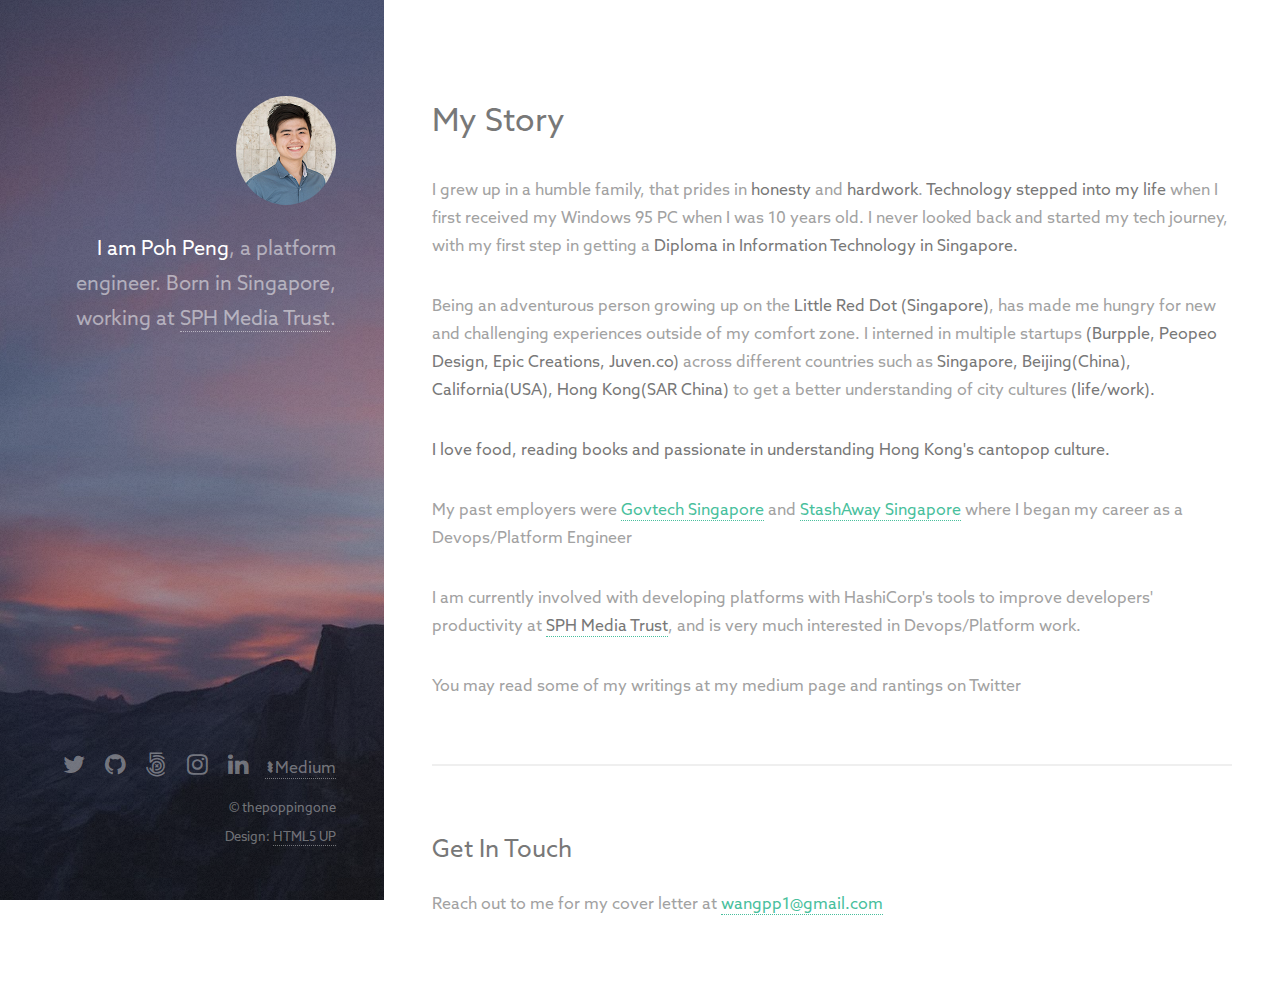
<file: index.html>
<!DOCTYPE HTML>
<!--
	Strata by HTML5 UP
	html5up.net | @ajlkn
	Free for personal and commercial use under the CCA 3.0 license (html5up.net/license)
-->
<html>
	<head>
		<title>Poh Peng</title>
		<meta charset="utf-8" />
		<meta name="viewport" content="width=device-width, initial-scale=1" />
		<!--[if lte IE 8]><script src="assets/js/ie/html5shiv.js"></script><![endif]-->
		<link rel="stylesheet" href="assets/css/main.css" />
		<link rel="shortcut icon" type="image/png" href="images/favicon.png"/>
		<!--[if lte IE 8]><link rel="stylesheet" href="assets/css/ie8.css" /><![endif]-->
		<!-- Global site tag (gtag.js) - Google Analytics -->
		<script async src="https://www.googletagmanager.com/gtag/js?id=UA-28457315-2"></script>
		<script>
		  window.dataLayer = window.dataLayer || [];
		  function gtag(){dataLayer.push(arguments);}
		  gtag('js', new Date());

		  gtag('config', 'UA-28457315-2');
		</script>
	</head>
	<body id="top">

		<!-- Header -->
			<header id="header">
				<div class="inner">
					<a href="#" class="image avatar"><img src="images/avatar.png" alt="" /></a>
					<h1><strong>I am Poh Peng</strong>, a platform engineer.<br />
					Born in Singapore, working<br />
				  at <a href="https://www.sph.com.sg/">SPH Media Trust</a>.</h1>
				</div>
			</header>

		<!-- Main -->
			<div id="main">

				<!-- One -->
					<section id="one">
						<header class="major">
							<h2>My Story</h2>
						</header>
						<p>I grew up in a humble family, that prides in <strong>honesty</strong> and <strong>hardwork</strong>.
              <strong>Technology stepped into my life </strong> when I first received my Windows 95 PC when I was 10 years old.
              I never looked back and started my tech journey, with my first step in getting a <strong>Diploma in Information Technology in Singapore.</strong>
            </p>

            <p>Being an adventurous person growing up on the <strong>Little Red Dot (Singapore)</strong>, has made me hungry for new and challenging experiences outside of my comfort zone.
              I interned in multiple startups <strong>(Burpple, Peopeo Design, Epic Creations, Juven.co)</strong> across different countries such as <strong>Singapore, Beijing(China), California(USA), Hong Kong(SAR China)</strong> to get a better understanding of city cultures <strong>(life/work).</strong></p>

              <p><strong>I love food, reading books and passionate in understanding Hong Kong's cantopop culture.</strong> </p>

			<p> My past employers were <a target="_blank" href="https://www.tech.gov.sg/">Govtech Singapore</a> and <a target="_blank" href="https://www.stashaway.sg/">StashAway Singapore</a> where I began my career as a Devops/Platform Engineer</p>

	      <p>I am currently involved with developing platforms with HashiCorp's tools to improve developers' productivity at <a target="_blank" href="https://www.sph.com.sg/"><strong>SPH Media Trust</strong></a>, and is very much interested in Devops/Platform work.</p>

		  <p> You may read some of my writings at my medium page and rantings on Twitter</p>
						<!-- <ul class="actions">
							<li><a href="#" class="button">Learn More</a></li>
						</ul> -->
					</section>

				<!-- Two -->
<!-- 					<section id="two">
						<h2>Recent Work</h2>
						<div class="row">
							<article class="12u$ 12u$(xsmall) work-item">
								<a href="images/fulls/08.jpg" class="image fit thumb"><img src="images/thumbs/08.jpg" alt="" /></a>
								<h3><a href="#">Sharrit</a></h3>
								<p></p>
							</article>
							<article class="6u 12u$(xsmall) work-item">
								<a href="images/fulls/07.png" class="image fit thumb"><img src="images/thumbs/07.png" alt="" /></a>
								<h3><a href="https://aspiretool.herokuapp.com">Aspire Project Tool</a></h3>
								<p>A Trello/Asana mashup for real-time project management</p>
							</article>
							<article class="6u 12u$(xsmall) work-item">
								<a href="images/fulls/01.jpg" class="image fit thumb"><img src="images/thumbs/01.jpg" alt="" /></a>
								<h3><a href="https://traversal.herokuapp.com">Traversal</a></h3>
								<p>A packing list generator based on destination and dates of travel.</p>
							</article>
							<article class="6u$ 12u$(xsmall) work-item">
								<a href="images/fulls/02.jpg" class="image fit thumb"><img src="images/thumbs/02.jpg" alt="" /></a>
								<h3><a href="https://www.burpple.com/hawkerpedia">Hawkerpedia</a></h3>
								<p>Marketing Microsite for Singapore's 50th Birthday celebration for Burpple.</p>
							</article>
						</div>
							<ul class="actions">
							<li><a href="#" class="button">Full Portfolio</a></li>
						</ul>
					</section> -->
						<!-- Four -->
							<section id="four">
								<h2>Get In Touch</h2>
								<p>Reach out to me for my cover letter at <a href="mailto:wangpp1@gmail.com?Subject=Regarding" target="_top">wangpp1@gmail.com</a></p>
							</section>

		<!-- Footer -->
			<footer id="footer">
				<div class="inner">
					<ul class="icons">
						<li><a target="_blank" href="https://twitter.com/pohpengone" class="icon fa-twitter"><span class="label">Twitter</span></a></li>
						<li><a target="_blank" href="https://github.com/thepoppingoe" class="icon fa-github"><span class="label">Github</span></a></li>
						<li><a target="_blank" href="https://500px.com/wangpp1" class="icon fa-500px"><span class="label">Dribbble</span></a></li>
						<li><a target="_blank" href="https://instagram.com/thePoppingOne" class="icon fa-instagram"><span class="label">Email</span></a></li>
						<li><a target="_blank" href="https://sg.linkedin.com/in/pohpeng" class="icon fa-linkedin"><span class="label">LinkedIn</span></a>
						<li><a target="_blank" href="https://wangpp.medium.com/" class="fa-brands fa-medium"><span class="label">Medium</span></a>
					 </li>
					</ul>
					<ul class="copyright">
						<li>&copy; thepoppingone</li><li>Design: <a href="http://html5up.net">HTML5 UP</a></li>
					</ul>
				</div>
			</footer>

		<!-- Scripts -->
			<script src="assets/js/jquery.min.js"></script>
			<script src="assets/js/jquery.poptrox.min.js"></script>
			<script src="assets/js/skel.min.js"></script>
			<script src="assets/js/util.js"></script>
			<!--[if lte IE 8]><script src="assets/js/ie/respond.min.js"></script><![endif]-->
			<script src="assets/js/main.js"></script>

	</body>
</html>
</file>
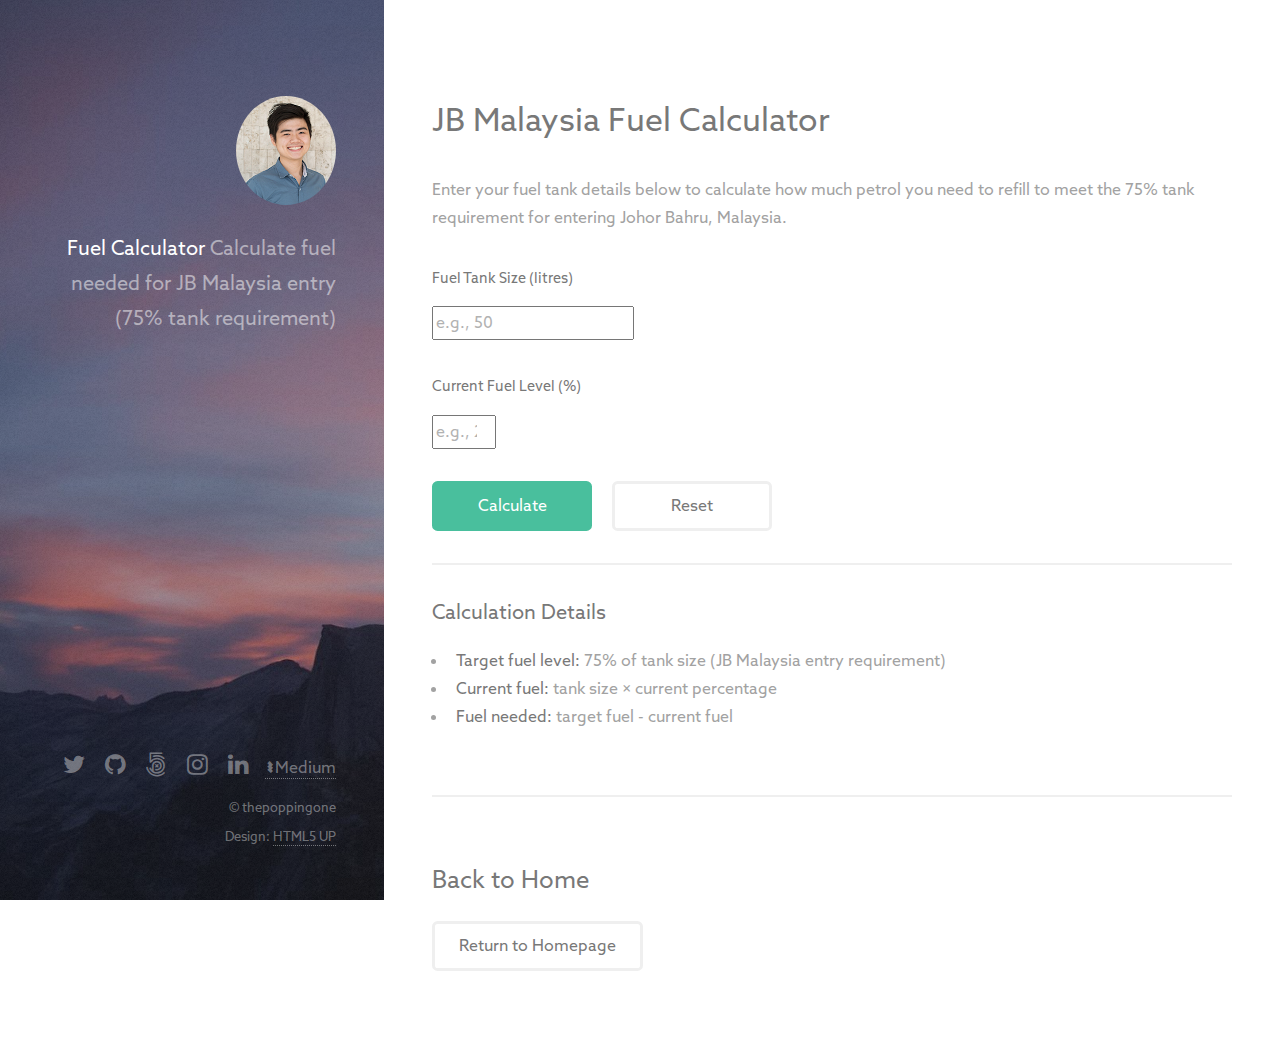
<file: fuel-calculator.html>
<!DOCTYPE HTML>
<!--
	Strata by HTML5 UP
	html5up.net | @ajlkn
	Free for personal and commercial use under the CCA 3.0 license (html5up.net/license)
-->
<html>
	<head>
		<title>Fuel Calculator - JB Malaysia Entry</title>
		<meta charset="utf-8" />
		<meta name="viewport" content="width=device-width, initial-scale=1" />
		<!--[if lte IE 8]><script src="assets/js/ie/html5shiv.js"></script><![endif]-->
		<link rel="stylesheet" href="assets/css/main.css" />
		<link rel="shortcut icon" type="image/png" href="images/favicon.png"/>
		<!--[if lte IE 8]><link rel="stylesheet" href="assets/css/ie8.css" /><![endif]-->
	</head>
	<body id="top">

		<!-- Header -->
			<header id="header">
				<div class="inner">
					<a href="index.html" class="image avatar"><img src="images/avatar.png" alt="" /></a>
					<h1><strong>Fuel Calculator</strong><br />
					Calculate fuel needed<br />
					for JB Malaysia entry<br />
					(75% tank requirement)</h1>
				</div>
			</header>

		<!-- Main -->
			<div id="main">
				<section id="one">
					<header class="major">
						<h2>JB Malaysia Fuel Calculator</h2>
					</header>
					<p>Enter your fuel tank details below to calculate how much petrol you need to refill to meet the 75% tank requirement for entering Johor Bahru, Malaysia.</p>

					<form id="fuelForm" onsubmit="calculateFuel(event)">
						<div class="row uniform">
							<div class="12u$">
								<label for="tankSize">Fuel Tank Size (litres)</label>
								<input type="number" id="tankSize" name="tankSize" step="0.1" min="1" required placeholder="e.g., 50" />
							</div>

							<div class="12u$">
								<label for="currentFuel">Current Fuel Level (%)</label>
								<input type="number" id="currentFuel" name="currentFuel" step="1" min="0" max="100" required placeholder="e.g., 25" />
							</div>

							<div class="12u$">
								<ul class="actions">
									<li><input type="submit" value="Calculate" class="special" /></li>
									<li><input type="reset" value="Reset" /></li>
								</ul>
							</div>
						</div>
					</form>

					<div id="result" style="display: none;" class="box">
						<h3>Result</h3>
						<p><strong>Fuel required to top up to 75%:</strong></p>
						<h2 id="resultValue" style="color: #4acaa8; font-size: 3em; margin: 0.5em 0;">0 litres</h2>
						<p id="resultDetails"></p>
					</div>

					<hr />

					<h3>Calculation Details</h3>
					<ul>
						<li><strong>Target fuel level:</strong> 75% of tank size (JB Malaysia entry requirement)</li>
						<li><strong>Current fuel:</strong> tank size × current percentage</li>
						<li><strong>Fuel needed:</strong> target fuel - current fuel</li>
					</ul>
				</section>

				<section id="two">
					<h2>Back to Home</h2>
					<ul class="actions">
						<li><a href="index.html" class="button">Return to Homepage</a></li>
					</ul>
				</section>
			</div>

		<!-- Footer -->
			<footer id="footer">
				<div class="inner">
					<ul class="icons">
						<li><a target="_blank" href="https://twitter.com/pohpengone" class="icon fa-twitter"><span class="label">Twitter</span></a></li>
						<li><a target="_blank" href="https://github.com/thepoppingoe" class="icon fa-github"><span class="label">Github</span></a></li>
						<li><a target="_blank" href="https://500px.com/wangpp1" class="icon fa-500px"><span class="label">Dribbble</span></a></li>
						<li><a target="_blank" href="https://instagram.com/thePoppingOne" class="icon fa-instagram"><span class="label">Email</span></a></li>
						<li><a target="_blank" href="https://sg.linkedin.com/in/pohpeng" class="icon fa-linkedin"><span class="label">LinkedIn</span></a>
						<li><a target="_blank" href="https://wangpp.medium.com/" class="fa-brands fa-medium"><span class="label">Medium</span></a>
					 </li>
					</ul>
					<ul class="copyright">
						<li>&copy; thepoppingone</li><li>Design: <a href="http://html5up.net">HTML5 UP</a></li>
					</ul>
				</div>
			</footer>

		<!-- Scripts -->
			<script src="assets/js/jquery.min.js"></script>
			<script src="assets/js/jquery.poptrox.min.js"></script>
			<script src="assets/js/skel.min.js"></script>
			<script src="assets/js/util.js"></script>
			<!--[if lte IE 8]><script src="assets/js/ie/respond.min.js"></script><![endif]-->
			<script src="assets/js/main.js"></script>

			<script>
				function calculateFuel(event) {
					event.preventDefault();

					var tankSize = parseFloat(document.getElementById('tankSize').value);
					var currentFuelPercent = parseFloat(document.getElementById('currentFuel').value);

					if (isNaN(tankSize) || isNaN(currentFuelPercent)) {
						alert('Please enter valid numbers');
						return;
					}

					var targetFuel = tankSize * 0.75;
					var currentFuelLitres = tankSize * (currentFuelPercent / 100);
					var fuelNeeded = targetFuel - currentFuelLitres;

					var resultDiv = document.getElementById('result');
					var resultValue = document.getElementById('resultValue');
					var resultDetails = document.getElementById('resultDetails');

					if (fuelNeeded <= 0) {
						resultValue.textContent = '0 litres';
						resultDetails.innerHTML = 'You already have more than 75% fuel in your tank (' + currentFuelLitres.toFixed(1) + ' litres / ' + targetFuel.toFixed(1) + ' litres required)';
					} else {
						resultValue.textContent = fuelNeeded.toFixed(1) + ' litres';
						resultDetails.innerHTML = 'Current fuel: ' + currentFuelLitres.toFixed(1) + ' litres (' + currentFuelPercent + '%)<br />' +
						                         'Target fuel (75%): ' + targetFuel.toFixed(1) + ' litres<br />' +
						                         'You need to add: <strong>' + fuelNeeded.toFixed(1) + ' litres</strong>';
					}

					resultDiv.style.display = 'block';
					resultDiv.scrollIntoView({ behavior: 'smooth', block: 'nearest' });
				}
			</script>

	</body>
</html>
</file>
<file: assets/css/main.css>
@import url("font-awesome.min.css");
@import url("http://fonts.googleapis.com/css?family=Source+Sans+Pro:400,400italic");

/*
	Strata by HTML5 UP
	html5up.net | @ajlkn
	Free for personal and commercial use under the CCA 3.0 license (html5up.net/license)
*/

@font-face {
	font-family: 'Custom-Font';
	src: url("../fonts/funny.otf") format("opentype");
}

@font-face {
	font-family: 'Custom-Font-Bold';
	font-weight: bold;
	src: url("../fonts/funny-bold.otf") format("opentype");
}

/* Reset */

	html, body, div, span, applet, object, iframe, h1, h2, h3, h4, h5, h6, p, blockquote, pre, a, abbr, acronym, address, big, cite, code, del, dfn, em, img, ins, kbd, q, s, samp, small, strike, strong, sub, sup, tt, var, b, u, i, center, dl, dt, dd, ol, ul, li, fieldset, form, label, legend, table, caption, tbody, tfoot, thead, tr, th, td, article, aside, canvas, details, embed, figure, figcaption, footer, header, hgroup, menu, nav, output, ruby, section, summary, time, mark, audio, video {
		margin: 0;
		padding: 0;
		border: 0;
		font-size: 100%;
		font: inherit;
		vertical-align: baseline;
	}

	article, aside, details, figcaption, figure, footer, header, hgroup, menu, nav, section {
		display: block;
	}

	body {
		line-height: 1;
	}

	ol, ul {
		list-style: none;
	}

	blockquote, q {
		quotes: none;
	}

	blockquote:before, blockquote:after, q:before, q:after {
		content: '';
		content: none;
	}

	table {
		border-collapse: collapse;
		border-spacing: 0;
	}

	body {
		-webkit-text-size-adjust: none;
	}

/* Box Model */

	*, *:before, *:after {
		-moz-box-sizing: border-box;
		-webkit-box-sizing: border-box;
		box-sizing: border-box;
	}

/* Containers */

	.container {
		margin-left: auto;
		margin-right: auto;
	}

	.container.\31 25\25 {
		width: 100%;
		max-width: 1200px;
		min-width: 960px;
	}

	.container.\37 5\25 {
		width: 720px;
	}

	.container.\35 0\25 {
		width: 480px;
	}

	.container.\32 5\25 {
		width: 240px;
	}

	.container {
		width: 960px;
	}

	@media screen and (max-width: 1800px) {

		.container.\31 25\25 {
			width: 100%;
			max-width: 1200px;
			min-width: 960px;
		}

		.container.\37 5\25 {
			width: 720px;
		}

		.container.\35 0\25 {
			width: 480px;
		}

		.container.\32 5\25 {
			width: 240px;
		}

		.container {
			width: 960px;
		}

	}

	@media screen and (max-width: 1280px) {

		.container.\31 25\25 {
			width: 100%;
			max-width: 1200px;
			min-width: 960px;
		}

		.container.\37 5\25 {
			width: 720px;
		}

		.container.\35 0\25 {
			width: 480px;
		}

		.container.\32 5\25 {
			width: 240px;
		}

		.container {
			width: 960px;
		}

	}

	@media screen and (max-width: 980px) {

		.container.\31 25\25 {
			width: 100%;
			max-width: 1200px;
			min-width: 960px;
		}

		.container.\37 5\25 {
			width: 720px;
		}

		.container.\35 0\25 {
			width: 480px;
		}

		.container.\32 5\25 {
			width: 240px;
		}

		.container {
			width: 960px;
		}

	}

	@media screen and (max-width: 736px) {

		.container.\31 25\25 {
			width: 100%;
			max-width: 1200px;
			min-width: 960px;
		}

		.container.\37 5\25 {
			width: 720px;
		}

		.container.\35 0\25 {
			width: 480px;
		}

		.container.\32 5\25 {
			width: 240px;
		}

		.container {
			width: 960px;
		}

	}

	@media screen and (max-width: 480px) {

		.container.\31 25\25 {
			width: 100%;
			max-width: 1200px;
			min-width: 960px;
		}

		.container.\37 5\25 {
			width: 720px;
		}

		.container.\35 0\25 {
			width: 480px;
		}

		.container.\32 5\25 {
			width: 240px;
		}

		.container {
			width: 960px;
		}

	}

/* Grid */

	.row {
		border-bottom: solid 1px transparent;
		-moz-box-sizing: border-box;
		-webkit-box-sizing: border-box;
		box-sizing: border-box;
	}

	.row > * {
		float: left;
		-moz-box-sizing: border-box;
		-webkit-box-sizing: border-box;
		box-sizing: border-box;
	}

	.row:after, .row:before {
		content: '';
		display: block;
		clear: both;
		height: 0;
	}

	.row.uniform > * > :first-child {
		margin-top: 0;
	}

	.row.uniform > * > :last-child {
		margin-bottom: 0;
	}

	.row.\30 \25 > * {
		padding: 0 0 0 0em;
	}

	.row.\30 \25 {
		margin: 0 0 -1px 0em;
	}

	.row.uniform.\30 \25 > * {
		padding: 0em 0 0 0em;
	}

	.row.uniform.\30 \25 {
		margin: 0em 0 -1px 0em;
	}

	.row > * {
		padding: 0 0 0 2.5em;
	}

	.row {
		margin: 0 0 -1px -2.5em;
	}

	.row.uniform > * {
		padding: 2.5em 0 0 2.5em;
	}

	.row.uniform {
		margin: -2.5em 0 -1px -2.5em;
	}

	.row.\32 00\25 > * {
		padding: 0 0 0 5em;
	}

	.row.\32 00\25 {
		margin: 0 0 -1px -5em;
	}

	.row.uniform.\32 00\25 > * {
		padding: 5em 0 0 5em;
	}

	.row.uniform.\32 00\25 {
		margin: -5em 0 -1px -5em;
	}

	.row.\31 50\25 > * {
		padding: 0 0 0 3.75em;
	}

	.row.\31 50\25 {
		margin: 0 0 -1px -3.75em;
	}

	.row.uniform.\31 50\25 > * {
		padding: 3.75em 0 0 3.75em;
	}

	.row.uniform.\31 50\25 {
		margin: -3.75em 0 -1px -3.75em;
	}

	.row.\35 0\25 > * {
		padding: 0 0 0 1.25em;
	}

	.row.\35 0\25 {
		margin: 0 0 -1px -1.25em;
	}

	.row.uniform.\35 0\25 > * {
		padding: 1.25em 0 0 1.25em;
	}

	.row.uniform.\35 0\25 {
		margin: -1.25em 0 -1px -1.25em;
	}

	.row.\32 5\25 > * {
		padding: 0 0 0 0.625em;
	}

	.row.\32 5\25 {
		margin: 0 0 -1px -0.625em;
	}

	.row.uniform.\32 5\25 > * {
		padding: 0.625em 0 0 0.625em;
	}

	.row.uniform.\32 5\25 {
		margin: -0.625em 0 -1px -0.625em;
	}

	.\31 2u, .\31 2u\24 {
		width: 100%;
		clear: none;
		margin-left: 0;
	}

	.\31 1u, .\31 1u\24 {
		width: 91.6666666667%;
		clear: none;
		margin-left: 0;
	}

	.\31 0u, .\31 0u\24 {
		width: 83.3333333333%;
		clear: none;
		margin-left: 0;
	}

	.\39 u, .\39 u\24 {
		width: 75%;
		clear: none;
		margin-left: 0;
	}

	.\38 u, .\38 u\24 {
		width: 66.6666666667%;
		clear: none;
		margin-left: 0;
	}

	.\37 u, .\37 u\24 {
		width: 58.3333333333%;
		clear: none;
		margin-left: 0;
	}

	.\36 u, .\36 u\24 {
		width: 50%;
		clear: none;
		margin-left: 0;
	}

	.\35 u, .\35 u\24 {
		width: 41.6666666667%;
		clear: none;
		margin-left: 0;
	}

	.\34 u, .\34 u\24 {
		width: 33.3333333333%;
		clear: none;
		margin-left: 0;
	}

	.\33 u, .\33 u\24 {
		width: 25%;
		clear: none;
		margin-left: 0;
	}

	.\32 u, .\32 u\24 {
		width: 16.6666666667%;
		clear: none;
		margin-left: 0;
	}

	.\31 u, .\31 u\24 {
		width: 8.3333333333%;
		clear: none;
		margin-left: 0;
	}

	.\31 2u\24 + *,
	.\31 1u\24 + *,
	.\31 0u\24 + *,
	.\39 u\24 + *,
	.\38 u\24 + *,
	.\37 u\24 + *,
	.\36 u\24 + *,
	.\35 u\24 + *,
	.\34 u\24 + *,
	.\33 u\24 + *,
	.\32 u\24 + *,
	.\31 u\24 + * {
		clear: left;
	}

	.\-11u {
		margin-left: 91.66667%;
	}

	.\-10u {
		margin-left: 83.33333%;
	}

	.\-9u {
		margin-left: 75%;
	}

	.\-8u {
		margin-left: 66.66667%;
	}

	.\-7u {
		margin-left: 58.33333%;
	}

	.\-6u {
		margin-left: 50%;
	}

	.\-5u {
		margin-left: 41.66667%;
	}

	.\-4u {
		margin-left: 33.33333%;
	}

	.\-3u {
		margin-left: 25%;
	}

	.\-2u {
		margin-left: 16.66667%;
	}

	.\-1u {
		margin-left: 8.33333%;
	}

	@media screen and (max-width: 1800px) {

		.row > * {
			padding: 0 0 0 2.5em;
		}

		.row {
			margin: 0 0 -1px -2.5em;
		}

		.row.uniform > * {
			padding: 2.5em 0 0 2.5em;
		}

		.row.uniform {
			margin: -2.5em 0 -1px -2.5em;
		}

		.row.\32 00\25 > * {
			padding: 0 0 0 5em;
		}

		.row.\32 00\25 {
			margin: 0 0 -1px -5em;
		}

		.row.uniform.\32 00\25 > * {
			padding: 5em 0 0 5em;
		}

		.row.uniform.\32 00\25 {
			margin: -5em 0 -1px -5em;
		}

		.row.\31 50\25 > * {
			padding: 0 0 0 3.75em;
		}

		.row.\31 50\25 {
			margin: 0 0 -1px -3.75em;
		}

		.row.uniform.\31 50\25 > * {
			padding: 3.75em 0 0 3.75em;
		}

		.row.uniform.\31 50\25 {
			margin: -3.75em 0 -1px -3.75em;
		}

		.row.\35 0\25 > * {
			padding: 0 0 0 1.25em;
		}

		.row.\35 0\25 {
			margin: 0 0 -1px -1.25em;
		}

		.row.uniform.\35 0\25 > * {
			padding: 1.25em 0 0 1.25em;
		}

		.row.uniform.\35 0\25 {
			margin: -1.25em 0 -1px -1.25em;
		}

		.row.\32 5\25 > * {
			padding: 0 0 0 0.625em;
		}

		.row.\32 5\25 {
			margin: 0 0 -1px -0.625em;
		}

		.row.uniform.\32 5\25 > * {
			padding: 0.625em 0 0 0.625em;
		}

		.row.uniform.\32 5\25 {
			margin: -0.625em 0 -1px -0.625em;
		}

		.\31 2u\28xlarge\29, .\31 2u\24\28xlarge\29 {
			width: 100%;
			clear: none;
			margin-left: 0;
		}

		.\31 1u\28xlarge\29, .\31 1u\24\28xlarge\29 {
			width: 91.6666666667%;
			clear: none;
			margin-left: 0;
		}

		.\31 0u\28xlarge\29, .\31 0u\24\28xlarge\29 {
			width: 83.3333333333%;
			clear: none;
			margin-left: 0;
		}

		.\39 u\28xlarge\29, .\39 u\24\28xlarge\29 {
			width: 75%;
			clear: none;
			margin-left: 0;
		}

		.\38 u\28xlarge\29, .\38 u\24\28xlarge\29 {
			width: 66.6666666667%;
			clear: none;
			margin-left: 0;
		}

		.\37 u\28xlarge\29, .\37 u\24\28xlarge\29 {
			width: 58.3333333333%;
			clear: none;
			margin-left: 0;
		}

		.\36 u\28xlarge\29, .\36 u\24\28xlarge\29 {
			width: 50%;
			clear: none;
			margin-left: 0;
		}

		.\35 u\28xlarge\29, .\35 u\24\28xlarge\29 {
			width: 41.6666666667%;
			clear: none;
			margin-left: 0;
		}

		.\34 u\28xlarge\29, .\34 u\24\28xlarge\29 {
			width: 33.3333333333%;
			clear: none;
			margin-left: 0;
		}

		.\33 u\28xlarge\29, .\33 u\24\28xlarge\29 {
			width: 25%;
			clear: none;
			margin-left: 0;
		}

		.\32 u\28xlarge\29, .\32 u\24\28xlarge\29 {
			width: 16.6666666667%;
			clear: none;
			margin-left: 0;
		}

		.\31 u\28xlarge\29, .\31 u\24\28xlarge\29 {
			width: 8.3333333333%;
			clear: none;
			margin-left: 0;
		}

		.\31 2u\24\28xlarge\29 + *,
		.\31 1u\24\28xlarge\29 + *,
		.\31 0u\24\28xlarge\29 + *,
		.\39 u\24\28xlarge\29 + *,
		.\38 u\24\28xlarge\29 + *,
		.\37 u\24\28xlarge\29 + *,
		.\36 u\24\28xlarge\29 + *,
		.\35 u\24\28xlarge\29 + *,
		.\34 u\24\28xlarge\29 + *,
		.\33 u\24\28xlarge\29 + *,
		.\32 u\24\28xlarge\29 + *,
		.\31 u\24\28xlarge\29 + * {
			clear: left;
		}

		.\-11u\28xlarge\29 {
			margin-left: 91.66667%;
		}

		.\-10u\28xlarge\29 {
			margin-left: 83.33333%;
		}

		.\-9u\28xlarge\29 {
			margin-left: 75%;
		}

		.\-8u\28xlarge\29 {
			margin-left: 66.66667%;
		}

		.\-7u\28xlarge\29 {
			margin-left: 58.33333%;
		}

		.\-6u\28xlarge\29 {
			margin-left: 50%;
		}

		.\-5u\28xlarge\29 {
			margin-left: 41.66667%;
		}

		.\-4u\28xlarge\29 {
			margin-left: 33.33333%;
		}

		.\-3u\28xlarge\29 {
			margin-left: 25%;
		}

		.\-2u\28xlarge\29 {
			margin-left: 16.66667%;
		}

		.\-1u\28xlarge\29 {
			margin-left: 8.33333%;
		}

	}

	@media screen and (max-width: 1280px) {

		.row > * {
			padding: 0 0 0 2em;
		}

		.row {
			margin: 0 0 -1px -2em;
		}

		.row.uniform > * {
			padding: 2em 0 0 2em;
		}

		.row.uniform {
			margin: -2em 0 -1px -2em;
		}

		.row.\32 00\25 > * {
			padding: 0 0 0 4em;
		}

		.row.\32 00\25 {
			margin: 0 0 -1px -4em;
		}

		.row.uniform.\32 00\25 > * {
			padding: 4em 0 0 4em;
		}

		.row.uniform.\32 00\25 {
			margin: -4em 0 -1px -4em;
		}

		.row.\31 50\25 > * {
			padding: 0 0 0 3em;
		}

		.row.\31 50\25 {
			margin: 0 0 -1px -3em;
		}

		.row.uniform.\31 50\25 > * {
			padding: 3em 0 0 3em;
		}

		.row.uniform.\31 50\25 {
			margin: -3em 0 -1px -3em;
		}

		.row.\35 0\25 > * {
			padding: 0 0 0 1em;
		}

		.row.\35 0\25 {
			margin: 0 0 -1px -1em;
		}

		.row.uniform.\35 0\25 > * {
			padding: 1em 0 0 1em;
		}

		.row.uniform.\35 0\25 {
			margin: -1em 0 -1px -1em;
		}

		.row.\32 5\25 > * {
			padding: 0 0 0 0.5em;
		}

		.row.\32 5\25 {
			margin: 0 0 -1px -0.5em;
		}

		.row.uniform.\32 5\25 > * {
			padding: 0.5em 0 0 0.5em;
		}

		.row.uniform.\32 5\25 {
			margin: -0.5em 0 -1px -0.5em;
		}

		.\31 2u\28large\29, .\31 2u\24\28large\29 {
			width: 100%;
			clear: none;
			margin-left: 0;
		}

		.\31 1u\28large\29, .\31 1u\24\28large\29 {
			width: 91.6666666667%;
			clear: none;
			margin-left: 0;
		}

		.\31 0u\28large\29, .\31 0u\24\28large\29 {
			width: 83.3333333333%;
			clear: none;
			margin-left: 0;
		}

		.\39 u\28large\29, .\39 u\24\28large\29 {
			width: 75%;
			clear: none;
			margin-left: 0;
		}

		.\38 u\28large\29, .\38 u\24\28large\29 {
			width: 66.6666666667%;
			clear: none;
			margin-left: 0;
		}

		.\37 u\28large\29, .\37 u\24\28large\29 {
			width: 58.3333333333%;
			clear: none;
			margin-left: 0;
		}

		.\36 u\28large\29, .\36 u\24\28large\29 {
			width: 50%;
			clear: none;
			margin-left: 0;
		}

		.\35 u\28large\29, .\35 u\24\28large\29 {
			width: 41.6666666667%;
			clear: none;
			margin-left: 0;
		}

		.\34 u\28large\29, .\34 u\24\28large\29 {
			width: 33.3333333333%;
			clear: none;
			margin-left: 0;
		}

		.\33 u\28large\29, .\33 u\24\28large\29 {
			width: 25%;
			clear: none;
			margin-left: 0;
		}

		.\32 u\28large\29, .\32 u\24\28large\29 {
			width: 16.6666666667%;
			clear: none;
			margin-left: 0;
		}

		.\31 u\28large\29, .\31 u\24\28large\29 {
			width: 8.3333333333%;
			clear: none;
			margin-left: 0;
		}

		.\31 2u\24\28large\29 + *,
		.\31 1u\24\28large\29 + *,
		.\31 0u\24\28large\29 + *,
		.\39 u\24\28large\29 + *,
		.\38 u\24\28large\29 + *,
		.\37 u\24\28large\29 + *,
		.\36 u\24\28large\29 + *,
		.\35 u\24\28large\29 + *,
		.\34 u\24\28large\29 + *,
		.\33 u\24\28large\29 + *,
		.\32 u\24\28large\29 + *,
		.\31 u\24\28large\29 + * {
			clear: left;
		}

		.\-11u\28large\29 {
			margin-left: 91.66667%;
		}

		.\-10u\28large\29 {
			margin-left: 83.33333%;
		}

		.\-9u\28large\29 {
			margin-left: 75%;
		}

		.\-8u\28large\29 {
			margin-left: 66.66667%;
		}

		.\-7u\28large\29 {
			margin-left: 58.33333%;
		}

		.\-6u\28large\29 {
			margin-left: 50%;
		}

		.\-5u\28large\29 {
			margin-left: 41.66667%;
		}

		.\-4u\28large\29 {
			margin-left: 33.33333%;
		}

		.\-3u\28large\29 {
			margin-left: 25%;
		}

		.\-2u\28large\29 {
			margin-left: 16.66667%;
		}

		.\-1u\28large\29 {
			margin-left: 8.33333%;
		}

	}

	@media screen and (max-width: 980px) {

		.row > * {
			padding: 0 0 0 2em;
		}

		.row {
			margin: 0 0 -1px -2em;
		}

		.row.uniform > * {
			padding: 2em 0 0 2em;
		}

		.row.uniform {
			margin: -2em 0 -1px -2em;
		}

		.row.\32 00\25 > * {
			padding: 0 0 0 4em;
		}

		.row.\32 00\25 {
			margin: 0 0 -1px -4em;
		}

		.row.uniform.\32 00\25 > * {
			padding: 4em 0 0 4em;
		}

		.row.uniform.\32 00\25 {
			margin: -4em 0 -1px -4em;
		}

		.row.\31 50\25 > * {
			padding: 0 0 0 3em;
		}

		.row.\31 50\25 {
			margin: 0 0 -1px -3em;
		}

		.row.uniform.\31 50\25 > * {
			padding: 3em 0 0 3em;
		}

		.row.uniform.\31 50\25 {
			margin: -3em 0 -1px -3em;
		}

		.row.\35 0\25 > * {
			padding: 0 0 0 1em;
		}

		.row.\35 0\25 {
			margin: 0 0 -1px -1em;
		}

		.row.uniform.\35 0\25 > * {
			padding: 1em 0 0 1em;
		}

		.row.uniform.\35 0\25 {
			margin: -1em 0 -1px -1em;
		}

		.row.\32 5\25 > * {
			padding: 0 0 0 0.5em;
		}

		.row.\32 5\25 {
			margin: 0 0 -1px -0.5em;
		}

		.row.uniform.\32 5\25 > * {
			padding: 0.5em 0 0 0.5em;
		}

		.row.uniform.\32 5\25 {
			margin: -0.5em 0 -1px -0.5em;
		}

		.\31 2u\28medium\29, .\31 2u\24\28medium\29 {
			width: 100%;
			clear: none;
			margin-left: 0;
		}

		.\31 1u\28medium\29, .\31 1u\24\28medium\29 {
			width: 91.6666666667%;
			clear: none;
			margin-left: 0;
		}

		.\31 0u\28medium\29, .\31 0u\24\28medium\29 {
			width: 83.3333333333%;
			clear: none;
			margin-left: 0;
		}

		.\39 u\28medium\29, .\39 u\24\28medium\29 {
			width: 75%;
			clear: none;
			margin-left: 0;
		}

		.\38 u\28medium\29, .\38 u\24\28medium\29 {
			width: 66.6666666667%;
			clear: none;
			margin-left: 0;
		}

		.\37 u\28medium\29, .\37 u\24\28medium\29 {
			width: 58.3333333333%;
			clear: none;
			margin-left: 0;
		}

		.\36 u\28medium\29, .\36 u\24\28medium\29 {
			width: 50%;
			clear: none;
			margin-left: 0;
		}

		.\35 u\28medium\29, .\35 u\24\28medium\29 {
			width: 41.6666666667%;
			clear: none;
			margin-left: 0;
		}

		.\34 u\28medium\29, .\34 u\24\28medium\29 {
			width: 33.3333333333%;
			clear: none;
			margin-left: 0;
		}

		.\33 u\28medium\29, .\33 u\24\28medium\29 {
			width: 25%;
			clear: none;
			margin-left: 0;
		}

		.\32 u\28medium\29, .\32 u\24\28medium\29 {
			width: 16.6666666667%;
			clear: none;
			margin-left: 0;
		}

		.\31 u\28medium\29, .\31 u\24\28medium\29 {
			width: 8.3333333333%;
			clear: none;
			margin-left: 0;
		}

		.\31 2u\24\28medium\29 + *,
		.\31 1u\24\28medium\29 + *,
		.\31 0u\24\28medium\29 + *,
		.\39 u\24\28medium\29 + *,
		.\38 u\24\28medium\29 + *,
		.\37 u\24\28medium\29 + *,
		.\36 u\24\28medium\29 + *,
		.\35 u\24\28medium\29 + *,
		.\34 u\24\28medium\29 + *,
		.\33 u\24\28medium\29 + *,
		.\32 u\24\28medium\29 + *,
		.\31 u\24\28medium\29 + * {
			clear: left;
		}

		.\-11u\28medium\29 {
			margin-left: 91.66667%;
		}

		.\-10u\28medium\29 {
			margin-left: 83.33333%;
		}

		.\-9u\28medium\29 {
			margin-left: 75%;
		}

		.\-8u\28medium\29 {
			margin-left: 66.66667%;
		}

		.\-7u\28medium\29 {
			margin-left: 58.33333%;
		}

		.\-6u\28medium\29 {
			margin-left: 50%;
		}

		.\-5u\28medium\29 {
			margin-left: 41.66667%;
		}

		.\-4u\28medium\29 {
			margin-left: 33.33333%;
		}

		.\-3u\28medium\29 {
			margin-left: 25%;
		}

		.\-2u\28medium\29 {
			margin-left: 16.66667%;
		}

		.\-1u\28medium\29 {
			margin-left: 8.33333%;
		}

	}

	@media screen and (max-width: 736px) {

		.row > * {
			padding: 0 0 0 1.5em;
		}

		.row {
			margin: 0 0 -1px -1.5em;
		}

		.row.uniform > * {
			padding: 1.5em 0 0 1.5em;
		}

		.row.uniform {
			margin: -1.5em 0 -1px -1.5em;
		}

		.row.\32 00\25 > * {
			padding: 0 0 0 3em;
		}

		.row.\32 00\25 {
			margin: 0 0 -1px -3em;
		}

		.row.uniform.\32 00\25 > * {
			padding: 3em 0 0 3em;
		}

		.row.uniform.\32 00\25 {
			margin: -3em 0 -1px -3em;
		}

		.row.\31 50\25 > * {
			padding: 0 0 0 2.25em;
		}

		.row.\31 50\25 {
			margin: 0 0 -1px -2.25em;
		}

		.row.uniform.\31 50\25 > * {
			padding: 2.25em 0 0 2.25em;
		}

		.row.uniform.\31 50\25 {
			margin: -2.25em 0 -1px -2.25em;
		}

		.row.\35 0\25 > * {
			padding: 0 0 0 0.75em;
		}

		.row.\35 0\25 {
			margin: 0 0 -1px -0.75em;
		}

		.row.uniform.\35 0\25 > * {
			padding: 0.75em 0 0 0.75em;
		}

		.row.uniform.\35 0\25 {
			margin: -0.75em 0 -1px -0.75em;
		}

		.row.\32 5\25 > * {
			padding: 0 0 0 0.375em;
		}

		.row.\32 5\25 {
			margin: 0 0 -1px -0.375em;
		}

		.row.uniform.\32 5\25 > * {
			padding: 0.375em 0 0 0.375em;
		}

		.row.uniform.\32 5\25 {
			margin: -0.375em 0 -1px -0.375em;
		}

		.\31 2u\28small\29, .\31 2u\24\28small\29 {
			width: 100%;
			clear: none;
			margin-left: 0;
		}

		.\31 1u\28small\29, .\31 1u\24\28small\29 {
			width: 91.6666666667%;
			clear: none;
			margin-left: 0;
		}

		.\31 0u\28small\29, .\31 0u\24\28small\29 {
			width: 83.3333333333%;
			clear: none;
			margin-left: 0;
		}

		.\39 u\28small\29, .\39 u\24\28small\29 {
			width: 75%;
			clear: none;
			margin-left: 0;
		}

		.\38 u\28small\29, .\38 u\24\28small\29 {
			width: 66.6666666667%;
			clear: none;
			margin-left: 0;
		}

		.\37 u\28small\29, .\37 u\24\28small\29 {
			width: 58.3333333333%;
			clear: none;
			margin-left: 0;
		}

		.\36 u\28small\29, .\36 u\24\28small\29 {
			width: 50%;
			clear: none;
			margin-left: 0;
		}

		.\35 u\28small\29, .\35 u\24\28small\29 {
			width: 41.6666666667%;
			clear: none;
			margin-left: 0;
		}

		.\34 u\28small\29, .\34 u\24\28small\29 {
			width: 33.3333333333%;
			clear: none;
			margin-left: 0;
		}

		.\33 u\28small\29, .\33 u\24\28small\29 {
			width: 25%;
			clear: none;
			margin-left: 0;
		}

		.\32 u\28small\29, .\32 u\24\28small\29 {
			width: 16.6666666667%;
			clear: none;
			margin-left: 0;
		}

		.\31 u\28small\29, .\31 u\24\28small\29 {
			width: 8.3333333333%;
			clear: none;
			margin-left: 0;
		}

		.\31 2u\24\28small\29 + *,
		.\31 1u\24\28small\29 + *,
		.\31 0u\24\28small\29 + *,
		.\39 u\24\28small\29 + *,
		.\38 u\24\28small\29 + *,
		.\37 u\24\28small\29 + *,
		.\36 u\24\28small\29 + *,
		.\35 u\24\28small\29 + *,
		.\34 u\24\28small\29 + *,
		.\33 u\24\28small\29 + *,
		.\32 u\24\28small\29 + *,
		.\31 u\24\28small\29 + * {
			clear: left;
		}

		.\-11u\28small\29 {
			margin-left: 91.66667%;
		}

		.\-10u\28small\29 {
			margin-left: 83.33333%;
		}

		.\-9u\28small\29 {
			margin-left: 75%;
		}

		.\-8u\28small\29 {
			margin-left: 66.66667%;
		}

		.\-7u\28small\29 {
			margin-left: 58.33333%;
		}

		.\-6u\28small\29 {
			margin-left: 50%;
		}

		.\-5u\28small\29 {
			margin-left: 41.66667%;
		}

		.\-4u\28small\29 {
			margin-left: 33.33333%;
		}

		.\-3u\28small\29 {
			margin-left: 25%;
		}

		.\-2u\28small\29 {
			margin-left: 16.66667%;
		}

		.\-1u\28small\29 {
			margin-left: 8.33333%;
		}

	}

	@media screen and (max-width: 480px) {

		.row > * {
			padding: 0 0 0 1.5em;
		}

		.row {
			margin: 0 0 -1px -1.5em;
		}

		.row.uniform > * {
			padding: 1.5em 0 0 1.5em;
		}

		.row.uniform {
			margin: -1.5em 0 -1px -1.5em;
		}

		.row.\32 00\25 > * {
			padding: 0 0 0 3em;
		}

		.row.\32 00\25 {
			margin: 0 0 -1px -3em;
		}

		.row.uniform.\32 00\25 > * {
			padding: 3em 0 0 3em;
		}

		.row.uniform.\32 00\25 {
			margin: -3em 0 -1px -3em;
		}

		.row.\31 50\25 > * {
			padding: 0 0 0 2.25em;
		}

		.row.\31 50\25 {
			margin: 0 0 -1px -2.25em;
		}

		.row.uniform.\31 50\25 > * {
			padding: 2.25em 0 0 2.25em;
		}

		.row.uniform.\31 50\25 {
			margin: -2.25em 0 -1px -2.25em;
		}

		.row.\35 0\25 > * {
			padding: 0 0 0 0.75em;
		}

		.row.\35 0\25 {
			margin: 0 0 -1px -0.75em;
		}

		.row.uniform.\35 0\25 > * {
			padding: 0.75em 0 0 0.75em;
		}

		.row.uniform.\35 0\25 {
			margin: -0.75em 0 -1px -0.75em;
		}

		.row.\32 5\25 > * {
			padding: 0 0 0 0.375em;
		}

		.row.\32 5\25 {
			margin: 0 0 -1px -0.375em;
		}

		.row.uniform.\32 5\25 > * {
			padding: 0.375em 0 0 0.375em;
		}

		.row.uniform.\32 5\25 {
			margin: -0.375em 0 -1px -0.375em;
		}

		.\31 2u\28xsmall\29, .\31 2u\24\28xsmall\29 {
			width: 100%;
			clear: none;
			margin-left: 0;
		}

		.\31 1u\28xsmall\29, .\31 1u\24\28xsmall\29 {
			width: 91.6666666667%;
			clear: none;
			margin-left: 0;
		}

		.\31 0u\28xsmall\29, .\31 0u\24\28xsmall\29 {
			width: 83.3333333333%;
			clear: none;
			margin-left: 0;
		}

		.\39 u\28xsmall\29, .\39 u\24\28xsmall\29 {
			width: 75%;
			clear: none;
			margin-left: 0;
		}

		.\38 u\28xsmall\29, .\38 u\24\28xsmall\29 {
			width: 66.6666666667%;
			clear: none;
			margin-left: 0;
		}

		.\37 u\28xsmall\29, .\37 u\24\28xsmall\29 {
			width: 58.3333333333%;
			clear: none;
			margin-left: 0;
		}

		.\36 u\28xsmall\29, .\36 u\24\28xsmall\29 {
			width: 50%;
			clear: none;
			margin-left: 0;
		}

		.\35 u\28xsmall\29, .\35 u\24\28xsmall\29 {
			width: 41.6666666667%;
			clear: none;
			margin-left: 0;
		}

		.\34 u\28xsmall\29, .\34 u\24\28xsmall\29 {
			width: 33.3333333333%;
			clear: none;
			margin-left: 0;
		}

		.\33 u\28xsmall\29, .\33 u\24\28xsmall\29 {
			width: 25%;
			clear: none;
			margin-left: 0;
		}

		.\32 u\28xsmall\29, .\32 u\24\28xsmall\29 {
			width: 16.6666666667%;
			clear: none;
			margin-left: 0;
		}

		.\31 u\28xsmall\29, .\31 u\24\28xsmall\29 {
			width: 8.3333333333%;
			clear: none;
			margin-left: 0;
		}

		.\31 2u\24\28xsmall\29 + *,
		.\31 1u\24\28xsmall\29 + *,
		.\31 0u\24\28xsmall\29 + *,
		.\39 u\24\28xsmall\29 + *,
		.\38 u\24\28xsmall\29 + *,
		.\37 u\24\28xsmall\29 + *,
		.\36 u\24\28xsmall\29 + *,
		.\35 u\24\28xsmall\29 + *,
		.\34 u\24\28xsmall\29 + *,
		.\33 u\24\28xsmall\29 + *,
		.\32 u\24\28xsmall\29 + *,
		.\31 u\24\28xsmall\29 + * {
			clear: left;
		}

		.\-11u\28xsmall\29 {
			margin-left: 91.66667%;
		}

		.\-10u\28xsmall\29 {
			margin-left: 83.33333%;
		}

		.\-9u\28xsmall\29 {
			margin-left: 75%;
		}

		.\-8u\28xsmall\29 {
			margin-left: 66.66667%;
		}

		.\-7u\28xsmall\29 {
			margin-left: 58.33333%;
		}

		.\-6u\28xsmall\29 {
			margin-left: 50%;
		}

		.\-5u\28xsmall\29 {
			margin-left: 41.66667%;
		}

		.\-4u\28xsmall\29 {
			margin-left: 33.33333%;
		}

		.\-3u\28xsmall\29 {
			margin-left: 25%;
		}

		.\-2u\28xsmall\29 {
			margin-left: 16.66667%;
		}

		.\-1u\28xsmall\29 {
			margin-left: 8.33333%;
		}

	}

/* Basic */

	body {
		background: #fff;
	}

		body.is-loading *, body.is-loading *:before, body.is-loading *:after {
			-moz-animation: none !important;
			-webkit-animation: none !important;
			-ms-animation: none !important;
			animation: none !important;
			-moz-transition: none !important;
			-webkit-transition: none !important;
			-ms-transition: none !important;
			transition: none !important;
		}

	body, input, select, textarea {
		color: #a2a2a2;
		font-family: 'Custom-Font', Fallback, sans-serif;
		/*font-family: "Source Sans Pro", Helvetica, sans-serif;*/
		font-size: 16pt;
		font-weight: 400;
		line-height: 1.75em;
	}

	a {
		-moz-transition: color 0.2s ease-in-out, border-color 0.2s ease-in-out;
		-webkit-transition: color 0.2s ease-in-out, border-color 0.2s ease-in-out;
		-ms-transition: color 0.2s ease-in-out, border-color 0.2s ease-in-out;
		transition: color 0.2s ease-in-out, border-color 0.2s ease-in-out;
		border-bottom: dotted 1px;
		color: #49bf9d;
		text-decoration: none;
	}

		a:hover {
			border-bottom-color: transparent;
			color: #49bf9d !important;
			text-decoration: none;
		}

	strong, b {
		color: #787878;
		font-weight: 400;
	}

	em, i {
		font-style: italic;
	}

	p {
		margin: 0 0 2em 0;
	}

	h1, h2, h3, h4, h5, h6 {
		color: #787878;
		font-weight: 400;
		line-height: 1em;
		margin: 0 0 1em 0;
	}

		h1 a, h2 a, h3 a, h4 a, h5 a, h6 a {
			color: inherit;
			text-decoration: none;
		}

	h1 {
		font-size: 2em;
		line-height: 1.5em;
	}

	h2 {
		font-size: 1.5em;
		line-height: 1.5em;
	}

	h3 {
		font-size: 1.25em;
		line-height: 1.5em;
	}

	h4 {
		font-size: 1.1em;
		line-height: 1.5em;
	}

	h5 {
		font-size: 0.9em;
		line-height: 1.5em;
	}

	h6 {
		font-size: 0.7em;
		line-height: 1.5em;
	}

	sub {
		font-size: 0.8em;
		position: relative;
		top: 0.5em;
	}

	sup {
		font-size: 0.8em;
		position: relative;
		top: -0.5em;
	}

	hr {
		border: 0;
		border-bottom: solid 2px #efefef;
		margin: 2em 0;
	}

		hr.major {
			margin: 3em 0;
		}

	blockquote {
		border-left: solid 6px #efefef;
		font-style: italic;
		margin: 0 0 2em 0;
		padding: 0.5em 0 0.5em 1.5em;
	}

	code {
		background: #f7f7f7;
		border-radius: 0.35em;
		border: solid 2px #efefef;
		font-family: "Courier New", monospace;
		font-size: 0.9em;
		margin: 0 0.25em;
		padding: 0.25em 0.65em;
	}

	pre {
		-webkit-overflow-scrolling: touch;
		font-family: "Courier New", monospace;
		font-size: 0.9em;
		margin: 0 0 2em 0;
	}

		pre code {
			display: block;
			line-height: 1.75em;
			padding: 1em 1.5em;
			overflow-x: auto;
		}

	.align-left {
		text-align: left;
	}

	.align-center {
		text-align: center;
	}

	.align-right {
		text-align: right;
	}

/* Section/Article */

	section.special, article.special {
		text-align: center;
	}

	header p {
		color: #b2b2b2;
		position: relative;
		margin: 0 0 1.5em 0;
	}

	header h2 + p {
		font-size: 1.25em;
		margin-top: -1em;
		line-height: 1.5em;
	}

	header h3 + p {
		font-size: 1.1em;
		margin-top: -0.8em;
		line-height: 1.5em;
	}

	header h4 + p,
	header h5 + p,
	header h6 + p {
		font-size: 0.9em;
		margin-top: -0.6em;
		line-height: 1.5em;
	}

	header.major h2 {
		font-size: 2em;
	}

/* Form */

	form {
		margin: 0 0 2em 0;
	}

	label {
		color: #787878;
		display: block;
		font-size: 0.9em;
		font-weight: 400;
		margin: 0 0 1em 0;
	}

	input[type="text"],
	input[type="password"],
	input[type="email"],
	select,
	textarea {
		-moz-appearance: none;
		-webkit-appearance: none;
		-ms-appearance: none;
		appearance: none;
		background: #f7f7f7;
		border-radius: 0.35em;
		border: solid 2px transparent;
		color: inherit;
		display: block;
		outline: 0;
		padding: 0 0.75em;
		text-decoration: none;
		width: 100%;
	}

		input[type="text"]:invalid,
		input[type="password"]:invalid,
		input[type="email"]:invalid,
		select:invalid,
		textarea:invalid {
			box-shadow: none;
		}

		input[type="text"]:focus,
		input[type="password"]:focus,
		input[type="email"]:focus,
		select:focus,
		textarea:focus {
			border-color: #49bf9d;
		}

	.select-wrapper {
		text-decoration: none;
		display: block;
		position: relative;
	}

		.select-wrapper:before {
			-moz-osx-font-smoothing: grayscale;
			-webkit-font-smoothing: antialiased;
			font-family: FontAwesome;
			font-style: normal;
			font-weight: normal;
			text-transform: none !important;
		}

		.select-wrapper:before {
			color: #dfdfdf;
			content: '\f078';
			display: block;
			height: 2.75em;
			line-height: 2.75em;
			pointer-events: none;
			position: absolute;
			right: 0;
			text-align: center;
			top: 0;
			width: 2.75em;
		}

		.select-wrapper select::-ms-expand {
			display: none;
		}

	input[type="text"],
	input[type="password"],
	input[type="email"],
	select {
		height: 2.75em;
	}

	textarea {
		padding: 0.75em;
	}

	input[type="checkbox"],
	input[type="radio"] {
		-moz-appearance: none;
		-webkit-appearance: none;
		-ms-appearance: none;
		appearance: none;
		display: block;
		float: left;
		margin-right: -2em;
		opacity: 0;
		width: 1em;
		z-index: -1;
	}

		input[type="checkbox"] + label,
		input[type="radio"] + label {
			text-decoration: none;
			color: #a2a2a2;
			cursor: pointer;
			display: inline-block;
			font-size: 1em;
			font-weight: 400;
			padding-left: 2.4em;
			padding-right: 0.75em;
			position: relative;
		}

			input[type="checkbox"] + label:before,
			input[type="radio"] + label:before {
				-moz-osx-font-smoothing: grayscale;
				-webkit-font-smoothing: antialiased;
				font-family: FontAwesome;
				font-style: normal;
				font-weight: normal;
				text-transform: none !important;
			}

			input[type="checkbox"] + label:before,
			input[type="radio"] + label:before {
				background: #f7f7f7;
				border-radius: 0.35em;
				border: solid 2px transparent;
				content: '';
				display: inline-block;
				height: 1.65em;
				left: 0;
				line-height: 1.58125em;
				position: absolute;
				text-align: center;
				top: 0;
				width: 1.65em;
			}

		input[type="checkbox"]:checked + label:before,
		input[type="radio"]:checked + label:before {
			background: #787878;
			border-color: #787878;
			color: #fff;
			content: '\f00c';
		}

		input[type="checkbox"]:focus + label:before,
		input[type="radio"]:focus + label:before {
			border-color: #49bf9d;
		}

	input[type="checkbox"] + label:before {
		border-radius: 0.35em;
	}

	input[type="radio"] + label:before {
		border-radius: 100%;
	}

	::-webkit-input-placeholder {
		color: #b2b2b2 !important;
		opacity: 1.0;
	}

	:-moz-placeholder {
		color: #b2b2b2 !important;
		opacity: 1.0;
	}

	::-moz-placeholder {
		color: #b2b2b2 !important;
		opacity: 1.0;
	}

	:-ms-input-placeholder {
		color: #b2b2b2 !important;
		opacity: 1.0;
	}

	.formerize-placeholder {
		color: #b2b2b2 !important;
		opacity: 1.0;
	}

/* Box */

	.box {
		border-radius: 0.35em;
		border: solid 2px #efefef;
		margin-bottom: 2em;
		padding: 1.5em;
	}

		.box > :last-child,
		.box > :last-child > :last-child,
		.box > :last-child > :last-child > :last-child {
			margin-bottom: 0;
		}

		.box.alt {
			border: 0;
			border-radius: 0;
			padding: 0;
		}

/* Icon */

	.icon {
		text-decoration: none;
		border-bottom: none;
		position: relative;
	}

		.icon:before {
			-moz-osx-font-smoothing: grayscale;
			-webkit-font-smoothing: antialiased;
			font-family: FontAwesome;
			font-style: normal;
			font-weight: normal;
			text-transform: none !important;
		}

		.icon > .label {
			display: none;
		}

/* Image */

	.image {
		border-radius: 0.35em;
		border: 0;
		display: inline-block;
		position: relative;
	}

		.image:before {
			-moz-transition: opacity 0.2s ease-in-out;
			-webkit-transition: opacity 0.2s ease-in-out;
			-ms-transition: opacity 0.2s ease-in-out;
			transition: opacity 0.2s ease-in-out;
			background: url("images/overlay.png");
			border-radius: 0.35em;
			content: '';
			display: block;
			height: 100%;
			left: 0;
			opacity: 0.5;
			position: absolute;
			top: 0;
			width: 100%;
		}

		.image.thumb {
			text-align: center;
		}

			.image.thumb:after {
				-moz-transition: opacity 0.2s ease-in-out;
				-webkit-transition: opacity 0.2s ease-in-out;
				-ms-transition: opacity 0.2s ease-in-out;
				transition: opacity 0.2s ease-in-out;
				border-radius: 0.35em;
				border: solid 3px rgba(255, 255, 255, 0.5);
				color: #fff;
				content: 'View';
				display: inline-block;
				font-size: 0.8em;
				font-weight: 400;
				left: 50%;
				line-height: 2.25em;
				margin: -1.25em 0 0 -3em;
				opacity: 0;
				padding: 0 1.5em;
				position: absolute;
				text-align: center;
				text-decoration: none;
				top: 50%;
				white-space: nowrap;
			}

			.image.thumb:hover:after {
				opacity: 1.0;
			}

			.image.thumb:hover:before {
				background: url("images/overlay.png"), url("images/overlay.png");
				opacity: 1.0;
			}

		.image img {
			border-radius: 0.35em;
			display: block;
		}

		.image.left {
			float: left;
			margin: 0 1.5em 1em 0;
			top: 0.25em;
		}

		.image.right {
			float: right;
			margin: 0 0 1em 1.5em;
			top: 0.25em;
		}

		.image.left, .image.right {
			max-width: 40%;
		}

			.image.left img, .image.right img {
				width: 100%;
			}

		.image.fit {
			display: block;
			margin: 0 0 2em 0;
			width: 100%;
		}

			.image.fit img {
				width: 100%;
			}

		.image.avatar {
			border-radius: 100%;
		}

			.image.avatar:before {
				display: none;
			}

			.image.avatar img {
				border-radius: 100%;
				width: 100%;
			}

/* List */

	ol {
		list-style: decimal;
		margin: 0 0 2em 0;
		padding-left: 1.25em;
	}

		ol li {
			padding-left: 0.25em;
		}

	ul {
		list-style: disc;
		margin: 0 0 2em 0;
		padding-left: 1em;
	}

		ul li {
			padding-left: 0.5em;
		}

		ul.alt {
			list-style: none;
			padding-left: 0;
		}

			ul.alt li {
				border-top: solid 2px #efefef;
				padding: 0.5em 0;
			}

				ul.alt li:first-child {
					border-top: 0;
					padding-top: 0;
				}

		ul.icons {
			cursor: default;
			list-style: none;
			padding-left: 0;
		}

			ul.icons li {
				display: inline-block;
				padding: 0 1em 0 0;
			}

				ul.icons li:last-child {
					padding-right: 0;
				}

				ul.icons li .icon:before {
					font-size: 1.5em;
				}

		ul.actions {
			cursor: default;
			list-style: none;
			padding-left: 0;
		}

			ul.actions li {
				display: inline-block;
				padding: 0 1em 0 0;
				vertical-align: middle;
			}

				ul.actions li:last-child {
					padding-right: 0;
				}

			ul.actions.small li {
				padding: 0 0.5em 0 0;
			}

			ul.actions.vertical li {
				display: block;
				padding: 1em 0 0 0;
			}

				ul.actions.vertical li:first-child {
					padding-top: 0;
				}

				ul.actions.vertical li > * {
					margin-bottom: 0;
				}

			ul.actions.vertical.small li {
				padding: 0.5em 0 0 0;
			}

				ul.actions.vertical.small li:first-child {
					padding-top: 0;
				}

			ul.actions.fit {
				display: table;
				margin-left: -1em;
				padding: 0;
				table-layout: fixed;
				width: calc(100% + 1em);
			}

				ul.actions.fit li {
					display: table-cell;
					padding: 0 0 0 1em;
				}

					ul.actions.fit li > * {
						margin-bottom: 0;
					}

				ul.actions.fit.small {
					margin-left: -0.5em;
					width: calc(100% + 0.5em);
				}

					ul.actions.fit.small li {
						padding: 0 0 0 0.5em;
					}

		ul.labeled-icons {
			list-style: none;
			padding: 0;
		}

			ul.labeled-icons li {
				line-height: 1.75em;
				margin: 1.5em 0 0 0;
				padding-left: 2.25em;
				position: relative;
			}

				ul.labeled-icons li:first-child {
					margin-top: 0;
				}

				ul.labeled-icons li a {
					color: inherit;
				}

				ul.labeled-icons li h3 {
					color: #b2b2b2;
					left: 0;
					position: absolute;
					text-align: center;
					top: 0;
					width: 1em;
				}

	dl {
		margin: 0 0 2em 0;
	}

/* Table */

	.table-wrapper {
		-webkit-overflow-scrolling: touch;
		overflow-x: auto;
	}

	table {
		margin: 0 0 2em 0;
		width: 100%;
	}

		table tbody tr {
			border: solid 1px #efefef;
			border-left: 0;
			border-right: 0;
		}

			table tbody tr:nth-child(2n + 1) {
				background-color: #f7f7f7;
			}

		table td {
			padding: 0.75em 0.75em;
		}

		table th {
			color: #787878;
			font-size: 0.9em;
			font-weight: 400;
			padding: 0 0.75em 0.75em 0.75em;
			text-align: left;
		}

		table thead {
			border-bottom: solid 2px #efefef;
		}

		table tfoot {
			border-top: solid 2px #efefef;
		}

		table.alt {
			border-collapse: separate;
		}

			table.alt tbody tr td {
				border: solid 2px #efefef;
				border-left-width: 0;
				border-top-width: 0;
			}

				table.alt tbody tr td:first-child {
					border-left-width: 2px;
				}

			table.alt tbody tr:first-child td {
				border-top-width: 2px;
			}

			table.alt thead {
				border-bottom: 0;
			}

			table.alt tfoot {
				border-top: 0;
			}

/* Button */

	input[type="submit"],
	input[type="reset"],
	input[type="button"],
	.button {
		-moz-appearance: none;
		-webkit-appearance: none;
		-ms-appearance: none;
		appearance: none;
		-moz-transition: background-color 0.2s ease-in-out, color 0.2s ease-in-out, border-color 0.2s ease-in-out;
		-webkit-transition: background-color 0.2s ease-in-out, color 0.2s ease-in-out, border-color 0.2s ease-in-out;
		-ms-transition: background-color 0.2s ease-in-out, color 0.2s ease-in-out, border-color 0.2s ease-in-out;
		transition: background-color 0.2s ease-in-out, color 0.2s ease-in-out, border-color 0.2s ease-in-out;
		background-color: transparent;
		border-radius: 0.35em;
		border: solid 3px #efefef;
		color: #787878 !important;
		cursor: pointer;
		display: inline-block;
		font-weight: 400;
		height: 3.15em;
		height: calc(2.75em + 6px);
		line-height: 2.75em;
		min-width: 10em;
		padding: 0 1.5em;
		text-align: center;
		text-decoration: none;
		white-space: nowrap;
	}

		input[type="submit"]:hover,
		input[type="reset"]:hover,
		input[type="button"]:hover,
		.button:hover {
			border-color: #49bf9d;
			color: #49bf9d !important;
		}

		input[type="submit"]:active,
		input[type="reset"]:active,
		input[type="button"]:active,
		.button:active {
			background-color: rgba(73, 191, 157, 0.1);
			border-color: #49bf9d;
			color: #49bf9d !important;
		}

		input[type="submit"].icon,
		input[type="reset"].icon,
		input[type="button"].icon,
		.button.icon {
			padding-left: 1.35em;
		}

			input[type="submit"].icon:before,
			input[type="reset"].icon:before,
			input[type="button"].icon:before,
			.button.icon:before {
				margin-right: 0.5em;
			}

		input[type="submit"].fit,
		input[type="reset"].fit,
		input[type="button"].fit,
		.button.fit {
			display: block;
			margin: 0 0 1em 0;
			min-width: 0;
			width: 100%;
		}

		input[type="submit"].small,
		input[type="reset"].small,
		input[type="button"].small,
		.button.small {
			font-size: 0.8em;
		}

		input[type="submit"].big,
		input[type="reset"].big,
		input[type="button"].big,
		.button.big {
			font-size: 1.35em;
		}

		input[type="submit"].special,
		input[type="reset"].special,
		input[type="button"].special,
		.button.special {
			background-color: #49bf9d;
			border-color: #49bf9d;
			color: #ffffff !important;
		}

			input[type="submit"].special:hover,
			input[type="reset"].special:hover,
			input[type="button"].special:hover,
			.button.special:hover {
				background-color: #5cc6a7;
				border-color: #5cc6a7;
			}

			input[type="submit"].special:active,
			input[type="reset"].special:active,
			input[type="button"].special:active,
			.button.special:active {
				background-color: #3eb08f;
				border-color: #3eb08f;
			}

		input[type="submit"].disabled, input[type="submit"]:disabled,
		input[type="reset"].disabled,
		input[type="reset"]:disabled,
		input[type="button"].disabled,
		input[type="button"]:disabled,
		.button.disabled,
		.button:disabled {
			background-color: #e7e7e7 !important;
			border-color: #e7e7e7 !important;
			color: #b2b2b2 !important;
			cursor: default;
		}

/* Work Item */

	.work-item {
		margin: 0 0 2em 0;
	}

		.work-item .image {
			margin: 0 0 1.5em 0;
		}

		.work-item h3 {
			font-size: 1em;
			margin: 0 0 0.5em 0;
		}

		.work-item p {
			font-size: 0.8em;
			line-height: 1.5em;
			margin: 0;
		}

/* Header */

	#header {
		display: -moz-flex;
		display: -webkit-flex;
		display: -ms-flex;
		display: flex;
		-moz-flex-direction: column;
		-webkit-flex-direction: column;
		-ms-flex-direction: column;
		flex-direction: column;
		-moz-align-items: -moz-flex-end;
		-webkit-align-items: -webkit-flex-end;
		-ms-align-items: -ms-flex-end;
		align-items: flex-end;
		-moz-justify-content: space-between;
		-webkit-justify-content: space-between;
		-ms-justify-content: space-between;
		justify-content: space-between;
		background-color: #1f1815;
		background-attachment: scroll,								fixed;
		background-image: url("images/overlay.png"), url("../../images/bg.jpg");
		background-position: top left,							top left;
		background-repeat: repeat,								no-repeat;
		background-size: auto,								auto 120%;
		color: rgba(255, 255, 255, 0.5);
		height: 100%;
		left: 0;
		padding: 8em 4em;
		position: fixed;
		text-align: right;
		top: 0;
		width: 35%;
	}

		#header > * {
			-moz-flex-shrink: 0;
			-webkit-flex-shrink: 0;
			-ms-flex-shrink: 0;
			flex-shrink: 0;
			width: 100%;
		}

		#header > .inner {
			-moz-flex-grow: 1;
			-webkit-flex-grow: 1;
			-ms-flex-grow: 1;
			flex-grow: 1;
			margin: 0 0 2em 0;
		}

		#header strong, #header b {
			color: #ffffff;
		}

		#header h2, #header h3, #header h4, #header h5, #header h6 {
			color: #ffffff;
		}

		#header h1 {
			color: rgba(255, 255, 255, 0.5);
			font-size: 1.35em;
			line-height: 1.75em;
			margin: 0;
		}

		#header .image.avatar {
			margin: 0 0 1em 0;
			width: 6.25em;
		}

/* Footer */

	#footer .icons {
		margin: 1em 0 0 0;
	}

		#footer .icons a {
			color: rgba(255, 255, 255, 0.4);
		}

	#footer .copyright {
		color: rgba(255, 255, 255, 0.4);
		font-size: 0.8em;
		list-style: none;
		margin: 1em 0 0 0;
		padding: 0;
	}

		#footer .copyright li {
			border-left: solid 1px rgba(255, 255, 255, 0.25);
			display: inline-block;
			line-height: 1em;
			margin-left: 0.75em;
			padding-left: 0.75em;
		}

			#footer .copyright li:first-child {
				border-left: 0;
				margin-left: 0;
				padding-left: 0;
			}

			#footer .copyright li a {
				color: inherit;
			}

/* Main */

	#main {
		margin-left: 35%;
		max-width: 54em;
		padding: 8em 4em 4em 4em;
		width: calc(100% - 35%);
	}

		#main > section {
			border-top: solid 2px #efefef;
			margin: 4em 0 0 0;
			padding: 4em 0 0 0;
		}

			#main > section:first-child {
				border-top: 0;
				margin-top: 0;
				padding-top: 0;
			}

/* Poptrox */

	@-moz-keyframes spin {
		0% {
			-moz-transform: rotate(0deg);
			-webkit-transform: rotate(0deg);
			-ms-transform: rotate(0deg);
			transform: rotate(0deg);
		}

		100% {
			-moz-transform: rotate(360deg);
			-webkit-transform: rotate(360deg);
			-ms-transform: rotate(360deg);
			transform: rotate(360deg);
		}
	}

	@-webkit-keyframes spin {
		0% {
			-moz-transform: rotate(0deg);
			-webkit-transform: rotate(0deg);
			-ms-transform: rotate(0deg);
			transform: rotate(0deg);
		}

		100% {
			-moz-transform: rotate(360deg);
			-webkit-transform: rotate(360deg);
			-ms-transform: rotate(360deg);
			transform: rotate(360deg);
		}
	}

	@-ms-keyframes spin {
		0% {
			-moz-transform: rotate(0deg);
			-webkit-transform: rotate(0deg);
			-ms-transform: rotate(0deg);
			transform: rotate(0deg);
		}

		100% {
			-moz-transform: rotate(360deg);
			-webkit-transform: rotate(360deg);
			-ms-transform: rotate(360deg);
			transform: rotate(360deg);
		}
	}

	@keyframes spin {
		0% {
			-moz-transform: rotate(0deg);
			-webkit-transform: rotate(0deg);
			-ms-transform: rotate(0deg);
			transform: rotate(0deg);
		}

		100% {
			-moz-transform: rotate(360deg);
			-webkit-transform: rotate(360deg);
			-ms-transform: rotate(360deg);
			transform: rotate(360deg);
		}
	}

	.poptrox-popup {
		-moz-box-sizing: content-box;
		-webkit-box-sizing: content-box;
		-ms-box-sizing: content-box;
		box-sizing: content-box;
		-webkit-tap-highlight-color: rgba(255, 255, 255, 0);
		background: #fff;
		border-radius: 0.35em;
		box-shadow: 0 0.1em 0.15em 0 rgba(0, 0, 0, 0.15);
		overflow: hidden;
		padding-bottom: 3em;
	}

		.poptrox-popup .loader {
			text-decoration: none;
			-moz-animation: spin 1s linear infinite;
			-webkit-animation: spin 1s linear infinite;
			-ms-animation: spin 1s linear infinite;
			animation: spin 1s linear infinite;
			font-size: 1.5em;
			height: 1em;
			left: 50%;
			line-height: 1em;
			margin: -0.5em 0 0 -0.5em;
			position: absolute;
			top: 50%;
			width: 1em;
		}

			.poptrox-popup .loader:before {
				-moz-osx-font-smoothing: grayscale;
				-webkit-font-smoothing: antialiased;
				font-family: FontAwesome;
				font-style: normal;
				font-weight: normal;
				text-transform: none !important;
			}

			.poptrox-popup .loader:before {
				content: '\f1ce';
			}

		.poptrox-popup .caption {
			background: #fff;
			bottom: 0;
			cursor: default;
			font-size: 0.9em;
			height: 3em;
			left: 0;
			line-height: 2.8em;
			position: absolute;
			text-align: center;
			width: 100%;
			z-index: 1;
		}

		.poptrox-popup .nav-next,
		.poptrox-popup .nav-previous {
			text-decoration: none;
			-moz-transition: opacity 0.2s ease-in-out;
			-webkit-transition: opacity 0.2s ease-in-out;
			-ms-transition: opacity 0.2s ease-in-out;
			transition: opacity 0.2s ease-in-out;
			-webkit-tap-highlight-color: rgba(255, 255, 255, 0);
			background: rgba(0, 0, 0, 0.01);
			cursor: pointer;
			height: 100%;
			opacity: 0;
			position: absolute;
			top: 0;
			width: 50%;
		}

			.poptrox-popup .nav-next:before,
			.poptrox-popup .nav-previous:before {
				-moz-osx-font-smoothing: grayscale;
				-webkit-font-smoothing: antialiased;
				font-family: FontAwesome;
				font-style: normal;
				font-weight: normal;
				text-transform: none !important;
			}

			.poptrox-popup .nav-next:before,
			.poptrox-popup .nav-previous:before {
				color: #fff;
				font-size: 2.5em;
				height: 1em;
				line-height: 1em;
				margin-top: -0.75em;
				position: absolute;
				text-align: center;
				top: 50%;
				width: 1.5em;
			}

		.poptrox-popup .nav-next {
			right: 0;
		}

			.poptrox-popup .nav-next:before {
				content: '\f105';
				right: 0;
			}

		.poptrox-popup .nav-previous {
			left: 0;
		}

			.poptrox-popup .nav-previous:before {
				content: '\f104';
				left: 0;
			}

		.poptrox-popup .closer {
			text-decoration: none;
			-moz-transition: opacity 0.2s ease-in-out;
			-webkit-transition: opacity 0.2s ease-in-out;
			-ms-transition: opacity 0.2s ease-in-out;
			transition: opacity 0.2s ease-in-out;
			-webkit-tap-highlight-color: rgba(255, 255, 255, 0);
			color: #fff;
			height: 4em;
			line-height: 4em;
			opacity: 0;
			position: absolute;
			right: 0;
			text-align: center;
			top: 0;
			width: 4em;
			z-index: 2;
		}

			.poptrox-popup .closer:before {
				-moz-osx-font-smoothing: grayscale;
				-webkit-font-smoothing: antialiased;
				font-family: FontAwesome;
				font-style: normal;
				font-weight: normal;
				text-transform: none !important;
			}

			.poptrox-popup .closer:before {
				-moz-box-sizing: content-box;
				-webkit-box-sizing: content-box;
				-ms-box-sizing: content-box;
				box-sizing: content-box;
				border-radius: 100%;
				border: solid 3px rgba(255, 255, 255, 0.5);
				content: '\f00d';
				display: block;
				font-size: 1em;
				height: 1.75em;
				left: 50%;
				line-height: 1.75em;
				margin: -0.875em 0 0 -0.875em;
				position: absolute;
				top: 50%;
				width: 1.75em;
			}

		.poptrox-popup:hover .nav-next,
		.poptrox-popup:hover .nav-previous {
			opacity: 0.5;
		}

			.poptrox-popup:hover .nav-next:hover,
			.poptrox-popup:hover .nav-previous:hover {
				opacity: 1.0;
			}

		.poptrox-popup:hover .closer {
			opacity: 0.5;
		}

			.poptrox-popup:hover .closer:hover {
				opacity: 1.0;
			}

/* Touch */

	body.is-touch .image.thumb:before {
		opacity: 0.5 !important;
	}

	body.is-touch .image.thumb:after {
		display: none !important;
	}

	body.is-touch #header {
		background-attachment: scroll;
		background-size: auto, cover;
	}

	body.is-touch .poptrox-popup .nav-next,
	body.is-touch .poptrox-popup .nav-previous,
	body.is-touch .poptrox-popup .closer {
		opacity: 1.0 !important;
	}

/* XLarge */

	@media screen and (max-width: 1800px) {

		/* Basic */

			body, input, select, textarea {
				font-size: 12pt;
			}

	}

/* Large */

	@media screen and (max-width: 1280px) {

		/* Header */

			#header {
				padding: 6em 3em 3em 3em;
				width: 30%;
			}

				#header h1 {
					font-size: 1.25em;
				}

					#header h1 br {
						display: none;
					}

		/* Footer */

			#footer .copyright li {
				border-left-width: 0;
				display: block;
				line-height: 2.25em;
				margin-left: 0;
				padding-left: 0;
			}

		/* Main */

			#main {
				margin-left: 30%;
				max-width: none;
				padding: 6em 3em 3em 3em;
				width: calc(100% - 30%);
			}

	}

/* Medium */

	@media screen and (max-width: 980px) {

		/* Basic */

			h1 br, h2 br, h3 br, h4 br, h5 br, h6 br {
				display: none;
			}

		/* List */

			ul.icons li .icon {
				font-size: 1.25em;
			}

		/* Header */

			#header {
				background-attachment: scroll;
				background-position: top left, center center;
				background-size: auto,		cover;
				left: auto;
				padding: 6em 4em;
				position: relative;
				text-align: center;
				top: auto;
				width: 100%;
				display: block;
			}

				#header h1 {
					font-size: 1.75em;
				}

					#header h1 br {
						display: inline;
					}

		/* Footer */

			#footer {
				background-attachment: scroll;
				background-color: #1f1815;
				background-image: url("images/overlay.png"), url("../../images/bg.jpg");
				background-position: top left,						bottom center;
				background-repeat: repeat,							no-repeat;
				background-size: auto,							cover;
				bottom: auto;
				left: auto;
				padding: 4em 4em 6em 4em;
				position: relative;
				text-align: center;
				width: 100%;
			}

				#footer .icons {
					margin: 0 0 1em 0;
				}

				#footer .copyright {
					margin: 0 0 1em 0;
				}

					#footer .copyright li {
						border-left-width: 1px;
						display: inline-block;
						line-height: 1em;
						margin-left: 0.75em;
						padding-left: 0.75em;
					}

		/* Main */

			#main {
				margin: 0;
				padding: 6em 4em;
				width: 100%;
			}

	}

/* Small */

	@media screen and (max-width: 736px) {

		/* Basic */

			h1 {
				font-size: 1.5em;
			}

			h2 {
				font-size: 1.2em;
			}

			h3 {
				font-size: 1em;
			}

		/* Section/Article */

			section.special, article.special {
				text-align: center;
			}

			header.major h2 {
				font-size: 1.35em;
			}

		/* List */

			ul.labeled-icons li {
				padding-left: 2em;
			}

				ul.labeled-icons li h3 {
					line-height: 1.75em;
				}

		/* Header */

			#header {
				padding: 2.25em 1.5em;
			}

				#header h1 {
					font-size: 1.35em;
				}

		/* Footer */

			#footer {
				padding: 2.25em 1.5em;
			}

		/* Main */

			#main {
				padding: 2.25em 1.5em 0.25em 1.5em;
			}

				#main > section {
					margin: 2.25em 0 0 0;
					padding: 2.25em 0 0 0;
				}

		/* Poptrox */

			.poptrox-popup {
				border-radius: 0;
			}

				.poptrox-popup .nav-next:before,
				.poptrox-popup .nav-previous:before {
					margin-top: -1em;
				}

	}

/* XSmall */

	@media screen and (max-width: 480px) {

		/* List */

			ul.actions {
				margin: 0 0 2em 0;
			}

				ul.actions li {
					display: block;
					padding: 1em 0 0 0;
					text-align: center;
					width: 100%;
				}

					ul.actions li:first-child {
						padding-top: 0;
					}

					ul.actions li > * {
						margin: 0 !important;
						width: 100%;
					}

						ul.actions li > *.icon:before {
							margin-left: -2em;
						}

				ul.actions.small li {
					padding: 0.5em 0 0 0;
				}

					ul.actions.small li:first-child {
						padding-top: 0;
					}

		/* Header */

			#header {
				padding: 4.5em 1.5em;
			}

				#header h1 br {
					display: none;
				}

		/* Footer */

			#footer .copyright li {
				border-left-width: 0;
				display: block;
				line-height: 2.25em;
				margin-left: 0;
				padding-left: 0;
			}

	}
</file>
<file: assets/css/ie8.css>
/*
	Strata by HTML5 UP
	html5up.net | @ajlkn
	Free for personal and commercial use under the CCA 3.0 license (html5up.net/license)
*/

/* Button */

	input[type="submit"],
	input[type="reset"],
	input[type="button"],
	.button {
		position: relative;
		-ms-behavior: url("assets/js/ie/PIE.htc");
	}

/* Form */

	input[type="text"],
	input[type="password"],
	input[type="email"],
	select,
	textarea {
		position: relative;
		-ms-behavior: url("assets/js/ie/PIE.htc");
	}

	input[type="text"],
	input[type="password"],
	input[type="email"],
	select {
		height: 2.75em;
		line-height: 2.75em;
	}

	input[type="checkbox"] + label:before,
	input[type="radio"] + label:before {
		display: none;
	}

/* Image */

	.image {
		position: relative;
		-ms-behavior: url("assets/js/ie/PIE.htc");
	}

		.image:before, .image:after {
			display: none !important;
		}

		.image img {
			position: relative;
			-ms-behavior: url("assets/js/ie/PIE.htc");
		}

/* Header */

	#header {
		background-image: url("../../images/bg.jpg");
		background-repeat: no-repeat;
		background-size: cover;
		-ms-behavior: url("assets/js/ie/backgroundsize.min.htc");
	}

		#header h1 {
			color: #ffffff;
		}

/* Footer */

	#footer .icons a {
		color: #ffffff;
	}
</file>
